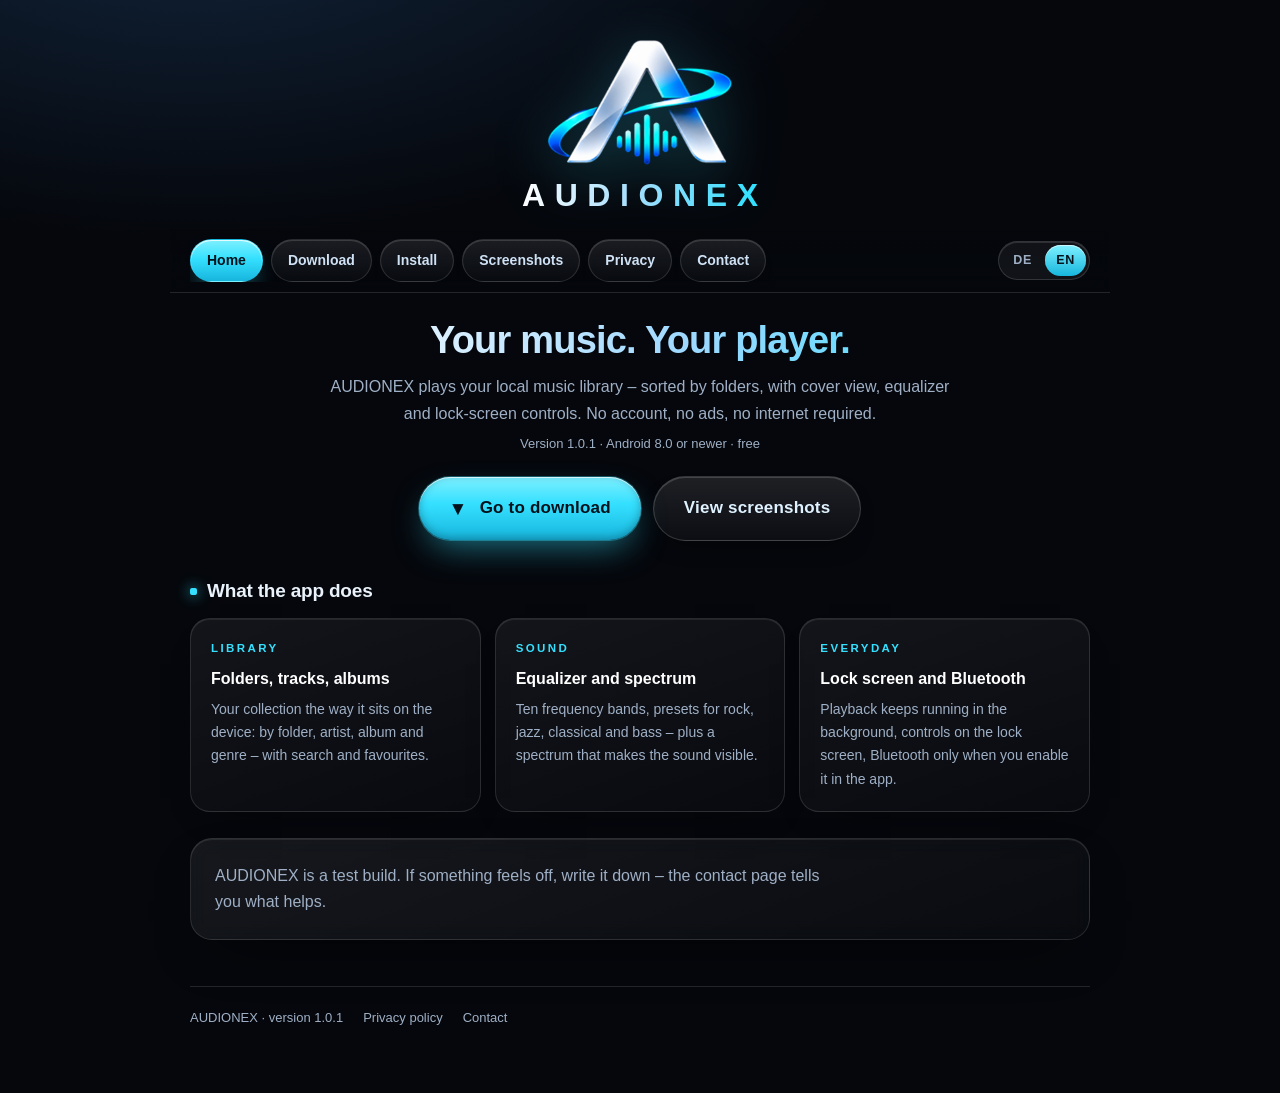
<file: index.html>
<!DOCTYPE html>
<html lang="de" data-title-de="AUDIONEX – Hi-Res-Player für Android" data-title-en="AUDIONEX – hi-res player for Android">
<head>
<meta charset="utf-8">
<meta name="viewport" content="width=device-width, initial-scale=1">
<title>AUDIONEX – Hi-Res-Player für Android</title>
<meta name="description" content="AUDIONEX: Hi-Res-Audio-Player für Android mit Bibliothek, Equalizer, Favoriten und Wiedergabe im Sperrbildschirm.">
<link rel="icon" href="logo-mark.png" type="image/png">
<link rel="stylesheet" href="style.css">
</head>
<body>
<main>
  <header class="site-header">
    <a href="index.html"><img class="logo" src="logo-mark.png" alt="AUDIONEX Logo" width="560" height="380"></a>
    <a href="index.html" class="wordmark">AUDIONEX</a>
  </header>

  <div class="nav-wrap">
    <nav class="nav" aria-label="Navigation">
      <a href="index.html" aria-current="page" data-de="Start" data-en="Home">Start</a>
      <a href="download.html" data-de="Download" data-en="Download">Download</a>
      <a href="installieren.html" data-de="Installieren" data-en="Install">Installieren</a>
      <a href="screenshots.html" data-de="Screenshots" data-en="Screenshots">Screenshots</a>
      <a href="datenschutz.html" data-de="Datenschutz" data-en="Privacy">Datenschutz</a>
      <a href="kontakt.html" data-de="Kontakt" data-en="Contact">Kontakt</a>
    </nav>
    <div class="lang" role="group" aria-label="Sprache / Language">
      <button type="button" data-lang="de" class="active">DE</button>
      <button type="button" data-lang="en">EN</button>
    </div>
  </div>

  <section class="hero">
    <h1 data-de="Deine Musik. Dein Player." data-en="Your music. Your player.">Deine Musik. Dein Player.</h1>
    <p class="lead"
       data-de="AUDIONEX spielt deine lokale Musiksammlung ab – nach Ordnern sortiert, mit Cover-Ansicht, Equalizer und Wiedergabetasten auf dem Sperrbildschirm. Kein Konto, keine Werbung, kein Internet nötig."
       data-en="AUDIONEX plays your local music library – sorted by folders, with cover view, equalizer and lock-screen controls. No account, no ads, no internet required.">
      AUDIONEX spielt deine lokale Musiksammlung ab – nach Ordnern sortiert, mit Cover-Ansicht,
      Equalizer und Wiedergabetasten auf dem Sperrbildschirm. Kein Konto, keine Werbung, kein
      Internet nötig.
    </p>
    <div class="stand" data-de="Version 1.0.1 · Android 8.0 oder neuer · kostenlos" data-en="Version 1.0.1 · Android 8.0 or newer · free">Version 1.0.1 · Android 8.0 oder neuer · kostenlos</div>
  </section>

  <div class="actions" style="margin: 22px 0 6px;">
    <a class="btn" href="download.html">
      <span class="ico">▼</span>
      <span data-de="Zum Download" data-en="Go to download">Zum Download</span>
    </a>
    <a class="btn secondary" href="screenshots.html">
      <span data-de="Screenshots ansehen" data-en="View screenshots">Screenshots ansehen</span>
    </a>
  </div>

  <h2 data-de="Was die App kann" data-en="What the app does">Was die App kann</h2>
  <div class="cards">
    <a class="card" href="screenshots.html">
      <div class="kicker" data-de="Bibliothek" data-en="Library">Bibliothek</div>
      <h3 data-de="Ordner, Titel, Alben" data-en="Folders, tracks, albums">Ordner, Titel, Alben</h3>
      <p data-de="Deine Sammlung so, wie sie auf dem Gerät liegt: nach Ordnern, Künstlern, Alben und Genres – mit Suche und Favoriten."
         data-en="Your collection the way it sits on the device: by folder, artist, album and genre – with search and favourites.">
        Deine Sammlung so, wie sie auf dem Gerät liegt: nach Ordnern, Künstlern, Alben und
        Genres – mit Suche und Favoriten.
      </p>
    </a>
    <a class="card" href="screenshots.html">
      <div class="kicker" data-de="Klang" data-en="Sound">Klang</div>
      <h3 data-de="Equalizer und Spektrum" data-en="Equalizer and spectrum">Equalizer und Spektrum</h3>
      <p data-de="Zehn Frequenzbänder, Presets für Rock, Jazz, Klassik und Bass – dazu ein Spektrum, das den Klang sichtbar macht."
         data-en="Ten frequency bands, presets for rock, jazz, classical and bass – plus a spectrum that makes the sound visible.">
        Zehn Frequenzbänder, Presets für Rock, Jazz, Klassik und Bass – dazu ein Spektrum, das
        den Klang sichtbar macht.
      </p>
    </a>
    <a class="card" href="installieren.html">
      <div class="kicker" data-de="Alltag" data-en="Everyday">Alltag</div>
      <h3 data-de="Sperrbildschirm und Bluetooth" data-en="Lock screen and Bluetooth">Sperrbildschirm und Bluetooth</h3>
      <p data-de="Wiedergabe läuft im Hintergrund weiter, Tasten auf dem Sperrbildschirm, Bluetooth nur dann, wenn du es in der App einschaltest."
         data-en="Playback keeps running in the background, controls on the lock screen, Bluetooth only when you enable it in the app.">
        Wiedergabe läuft im Hintergrund weiter, Tasten auf dem Sperrbildschirm, Bluetooth nur
        dann, wenn du es in der App einschaltest.
      </p>
    </a>
  </div>

  <div class="panel" style="margin-top: 26px;">
    <p class="lead" style="margin: 0;"
       data-de="AUDIONEX ist eine Testversion. Wenn dir etwas auffällt, das unrund läuft, schreib es auf – die Kontaktseite sagt dir, was hilft."
       data-en="AUDIONEX is a test build. If something feels off, write it down – the contact page tells you what helps.">
      AUDIONEX ist eine Testversion. Wenn dir etwas auffällt, das unrund läuft, schreib es auf –
      die Kontaktseite sagt dir, was hilft.
    </p>
  </div>

  <footer>
    <span data-de="AUDIONEX · Version 1.0.1" data-en="AUDIONEX · version 1.0.1">AUDIONEX · Version 1.0.1</span>
    <a href="datenschutz.html" data-de="Datenschutzerklärung" data-en="Privacy policy">Datenschutzerklärung</a>
    <a href="kontakt.html" data-de="Kontakt" data-en="Contact">Kontakt</a>
  </footer>
</main>
<script src="site.js"></script>
</body>
</html>
</file>
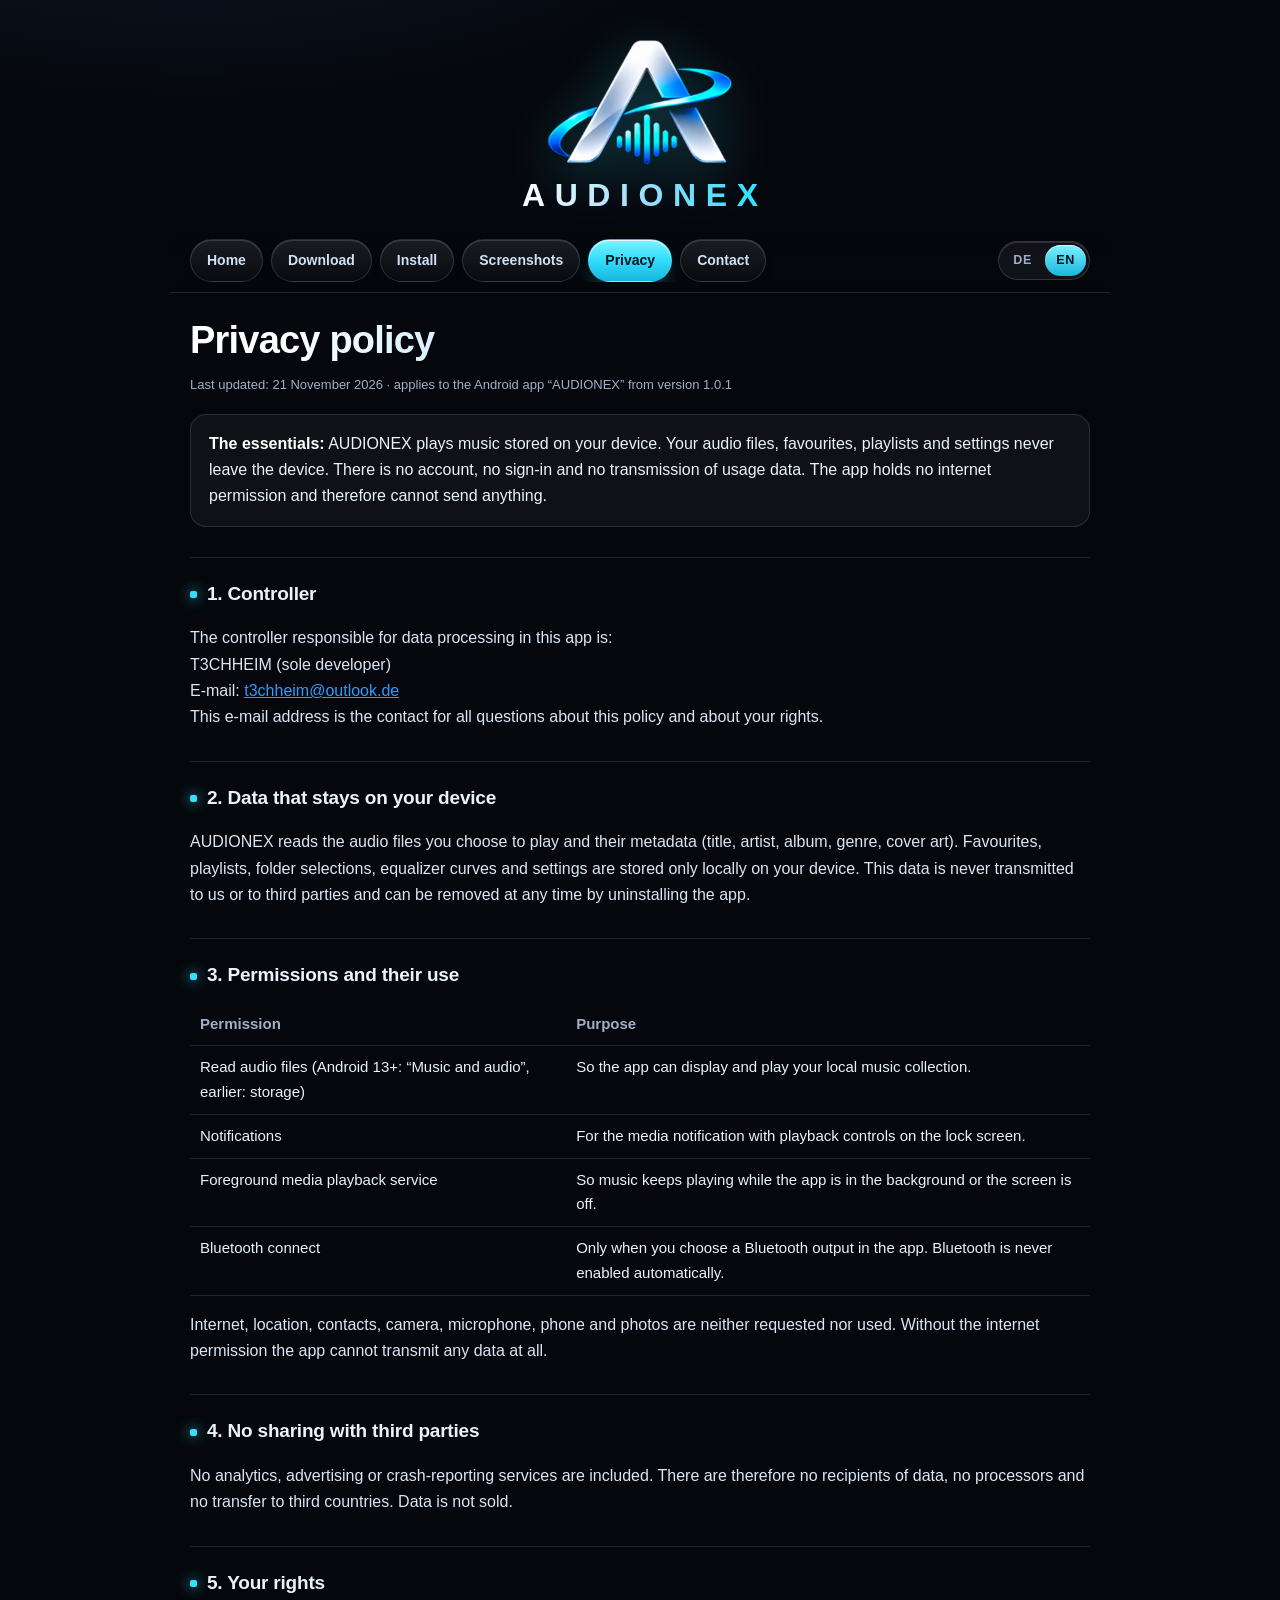
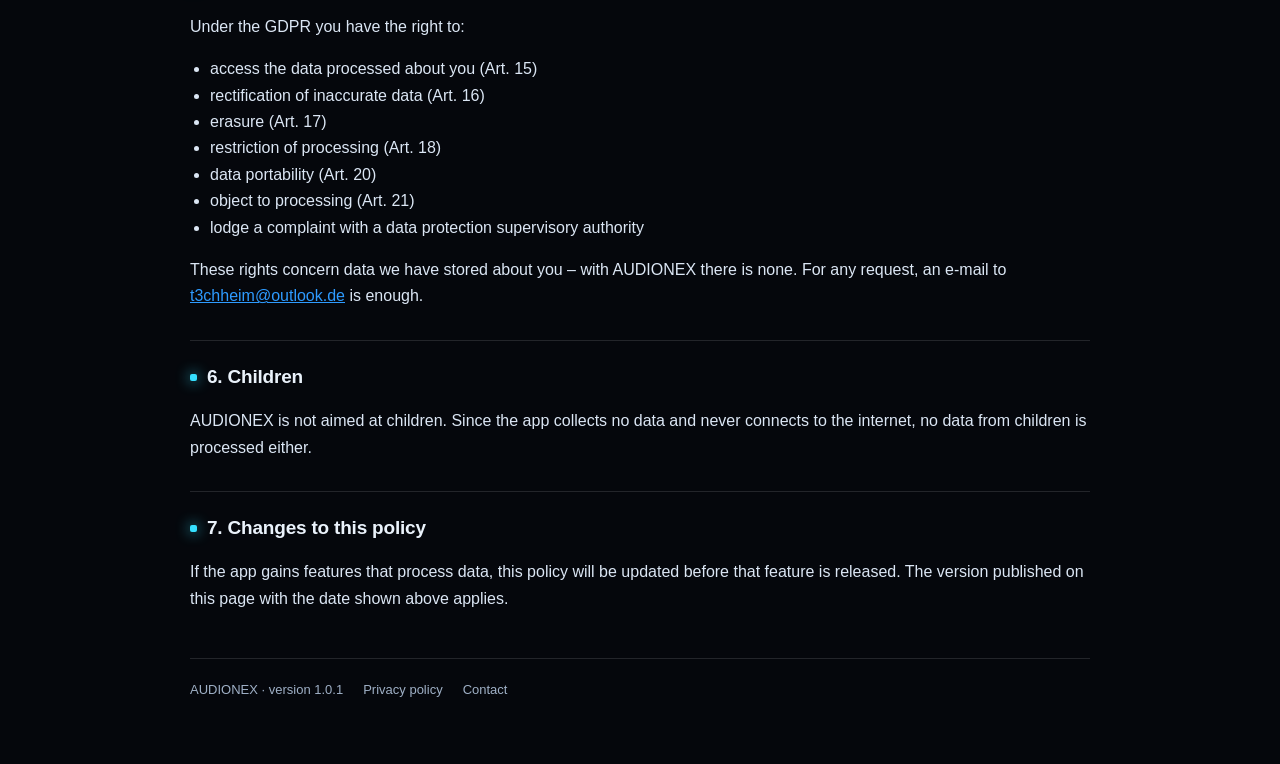
<file: datenschutz.html>
<!DOCTYPE html>
<html lang="de" data-title-de="Datenschutzerklärung – AUDIONEX" data-title-en="Privacy policy – AUDIONEX">
<head>
<meta charset="utf-8">
<meta name="viewport" content="width=device-width, initial-scale=1">
<title>Datenschutzerklärung – AUDIONEX</title>
<meta name="description" content="Datenschutzerklärung der Android-App AUDIONEX: Musikwiedergabe ausschließlich lokal, kein Konto, keine Übertragung von Daten.">
<link rel="icon" href="logo-mark.png" type="image/png">
<link rel="stylesheet" href="style.css">
</head>
<body>
<main>
  <header class="site-header">
    <a href="index.html"><img class="logo" src="logo-mark.png" alt="AUDIONEX Logo" width="560" height="380"></a>
    <a href="index.html" class="wordmark">AUDIONEX</a>
  </header>

  <div class="nav-wrap">
    <nav class="nav" aria-label="Navigation">
      <a href="index.html" data-de="Start" data-en="Home">Start</a>
      <a href="download.html" data-de="Download" data-en="Download">Download</a>
      <a href="installieren.html" data-de="Installieren" data-en="Install">Installieren</a>
      <a href="screenshots.html" data-de="Screenshots" data-en="Screenshots">Screenshots</a>
      <a href="datenschutz.html" aria-current="page" data-de="Datenschutz" data-en="Privacy">Datenschutz</a>
      <a href="kontakt.html" data-de="Kontakt" data-en="Contact">Kontakt</a>
    </nav>
    <div class="lang" role="group" aria-label="Sprache / Language">
      <button type="button" data-lang="de" class="active">DE</button>
      <button type="button" data-lang="en">EN</button>
    </div>
  </div>

  <h1 data-de="Datenschutzerklärung" data-en="Privacy policy">Datenschutzerklärung</h1>
  <div class="stand"
       data-de="Stand: 21. November 2026 · gilt für die Android-App „AUDIONEX“ ab Version 1.0.1"
       data-en="Last updated: 21 November 2026 · applies to the Android app “AUDIONEX” from version 1.0.1">
    Stand: 21. November 2026 · gilt für die Android-App „AUDIONEX“ ab Version 1.0.1
  </div>

  <!-- ================= Deutsch ================= -->
  <div class="prose" data-lang-block="de">
    <div class="box">
      <strong>Das Wichtigste in Kürze:</strong> AUDIONEX spielt Musik ab, die auf deinem Gerät liegt.
      Deine Musikdateien, Favoriten, Playlists und Einstellungen verlassen das Gerät nicht.
      Es gibt kein Konto, keine Anmeldung und keine Übertragung von Nutzungsdaten. Die App besitzt
      keine Internet-Berechtigung und kann deshalb gar nichts senden.
    </div>

    <h2>1. Verantwortlicher</h2>
    <p>
      Verantwortlich für die Datenverarbeitung in dieser App ist:<br>
      T3CHHEIM (Einzelentwickler)<br>
      E-Mail: <a href="mailto:t3chheim@outlook.de">t3chheim@outlook.de</a><br>
      Kontakt für alle Fragen zu dieser Erklärung und zu deinen Rechten ist diese E-Mail-Adresse.
    </p>

    <h2>2. Welche Daten auf deinem Gerät bleiben</h2>
    <p>
      AUDIONEX liest die Audiodateien, die du zum Abspielen auswählst, sowie die dazugehörigen
      Metadaten (Titel, Künstler, Album, Genre, Cover). Favoriten, Playlists, Ordnermarkierungen,
      Equalizer-Kurven und Einstellungen werden ausschließlich lokal auf deinem Gerät gespeichert.
      Diese Daten werden nicht an uns oder an Dritte übertragen und können jederzeit durch Löschen
      der App entfernt werden.
    </p>

    <h2>3. Berechtigungen und ihre Verwendung</h2>
    <table>
      <tr><th>Berechtigung</th><th>Wofür</th></tr>
      <tr>
        <td>Audiodateien lesen (Android 13+: „Musik und Audio“, davor: Speicher)</td>
        <td>Damit die App deine lokale Musiksammlung anzeigen und abspielen kann.</td>
      </tr>
      <tr>
        <td>Benachrichtigungen</td>
        <td>Für die Medien-Benachrichtigung mit den Wiedergabetasten auf dem Sperrbildschirm.</td>
      </tr>
      <tr>
        <td>Vordergrunddienst für Medienwiedergabe</td>
        <td>Damit die Musik weiterläuft, wenn die App im Hintergrund oder das Display aus ist.</td>
      </tr>
      <tr>
        <td>Bluetooth verbinden</td>
        <td>Nur wenn du in der App eine Bluetooth-Ausgabe auswählst. Bluetooth wird nicht automatisch aktiviert.</td>
      </tr>
    </table>
    <p>
      Internet, Standort, Kontakte, Kamera, Mikrofon, Telefon oder Fotos werden nicht angefragt und
      nicht genutzt. Ohne Internet-Berechtigung kann die App technisch keine Daten übertragen.
    </p>

    <h2>4. Keine Weitergabe an Dritte</h2>
    <p>
      Es sind keine Analyse-, Werbe- oder Absturzbericht-Dienste eingebunden. Es gibt daher keine
      Empfänger von Daten, keine Auftragsverarbeiter und keine Übermittlung in Drittländer.
      Daten werden nicht verkauft.
    </p>

    <h2>5. Deine Rechte</h2>
    <p>Du hast nach der DSGVO das Recht auf:</p>
    <ul>
      <li>Auskunft über die zu dir verarbeiteten Daten (Art. 15)</li>
      <li>Berichtigung unrichtiger Daten (Art. 16)</li>
      <li>Löschung (Art. 17)</li>
      <li>Einschränkung der Verarbeitung (Art. 18)</li>
      <li>Datenübertragbarkeit (Art. 20)</li>
      <li>Widerspruch gegen die Verarbeitung (Art. 21)</li>
      <li>Beschwerde bei einer Datenschutz-Aufsichtsbehörde deines Bundeslandes</li>
    </ul>
    <p>
      Diese Rechte betreffen Daten, die wir über dich gespeichert haben – bei AUDIONEX sind das
      keine. Für alle Anfragen genügt eine E-Mail an
      <a href="mailto:t3chheim@outlook.de">t3chheim@outlook.de</a>.
    </p>

    <h2>6. Kinder</h2>
    <p>
      AUDIONEX richtet sich nicht gezielt an Kinder. Da die App keine Daten erhebt und keine
      Verbindung zum Internet aufbaut, werden auch keine Daten von Kindern verarbeitet.
    </p>

    <h2>7. Änderungen dieser Erklärung</h2>
    <p>
      Wird die App um Funktionen erweitert, die Daten verarbeiten, wird diese Erklärung vor der
      Veröffentlichung dieser Funktion angepasst. Es gilt jeweils die auf dieser Seite
      veröffentlichte Fassung mit dem oben genannten Stand.
    </p>
  </div>

  <!-- ================= English ================= -->
  <div class="prose" data-lang-block="en">
    <div class="box">
      <strong>The essentials:</strong> AUDIONEX plays music stored on your device. Your audio files,
      favourites, playlists and settings never leave the device. There is no account, no sign-in
      and no transmission of usage data. The app holds no internet permission and therefore cannot
      send anything.
    </div>

    <h2>1. Controller</h2>
    <p>
      The controller responsible for data processing in this app is:<br>
      T3CHHEIM (sole developer)<br>
      E-mail: <a href="mailto:t3chheim@outlook.de">t3chheim@outlook.de</a><br>
      This e-mail address is the contact for all questions about this policy and about your rights.
    </p>

    <h2>2. Data that stays on your device</h2>
    <p>
      AUDIONEX reads the audio files you choose to play and their metadata (title, artist, album,
      genre, cover art). Favourites, playlists, folder selections, equalizer curves and settings are
      stored only locally on your device. This data is never transmitted to us or to third parties
      and can be removed at any time by uninstalling the app.
    </p>

    <h2>3. Permissions and their use</h2>
    <table>
      <tr><th>Permission</th><th>Purpose</th></tr>
      <tr>
        <td>Read audio files (Android 13+: “Music and audio”, earlier: storage)</td>
        <td>So the app can display and play your local music collection.</td>
      </tr>
      <tr>
        <td>Notifications</td>
        <td>For the media notification with playback controls on the lock screen.</td>
      </tr>
      <tr>
        <td>Foreground media playback service</td>
        <td>So music keeps playing while the app is in the background or the screen is off.</td>
      </tr>
      <tr>
        <td>Bluetooth connect</td>
        <td>Only when you choose a Bluetooth output in the app. Bluetooth is never enabled automatically.</td>
      </tr>
    </table>
    <p>
      Internet, location, contacts, camera, microphone, phone and photos are neither requested nor
      used. Without the internet permission the app cannot transmit any data at all.
    </p>

    <h2>4. No sharing with third parties</h2>
    <p>
      No analytics, advertising or crash-reporting services are included. There are therefore no
      recipients of data, no processors and no transfer to third countries. Data is not sold.
    </p>

    <h2>5. Your rights</h2>
    <p>Under the GDPR you have the right to:</p>
    <ul>
      <li>access the data processed about you (Art. 15)</li>
      <li>rectification of inaccurate data (Art. 16)</li>
      <li>erasure (Art. 17)</li>
      <li>restriction of processing (Art. 18)</li>
      <li>data portability (Art. 20)</li>
      <li>object to processing (Art. 21)</li>
      <li>lodge a complaint with a data protection supervisory authority</li>
    </ul>
    <p>
      These rights concern data we have stored about you – with AUDIONEX there is none. For any
      request, an e-mail to <a href="mailto:t3chheim@outlook.de">t3chheim@outlook.de</a> is enough.
    </p>

    <h2>6. Children</h2>
    <p>
      AUDIONEX is not aimed at children. Since the app collects no data and never connects to the
      internet, no data from children is processed either.
    </p>

    <h2>7. Changes to this policy</h2>
    <p>
      If the app gains features that process data, this policy will be updated before that feature
      is released. The version published on this page with the date shown above applies.
    </p>
  </div>

  <footer>
    <span data-de="AUDIONEX · Version 1.0.1" data-en="AUDIONEX · version 1.0.1">AUDIONEX · Version 1.0.1</span>
    <a href="datenschutz.html" data-de="Datenschutzerklärung" data-en="Privacy policy">Datenschutzerklärung</a>
    <a href="kontakt.html" data-de="Kontakt" data-en="Contact">Kontakt</a>
  </footer>
</main>
<script src="site.js"></script>
</body>
</html>
</file>
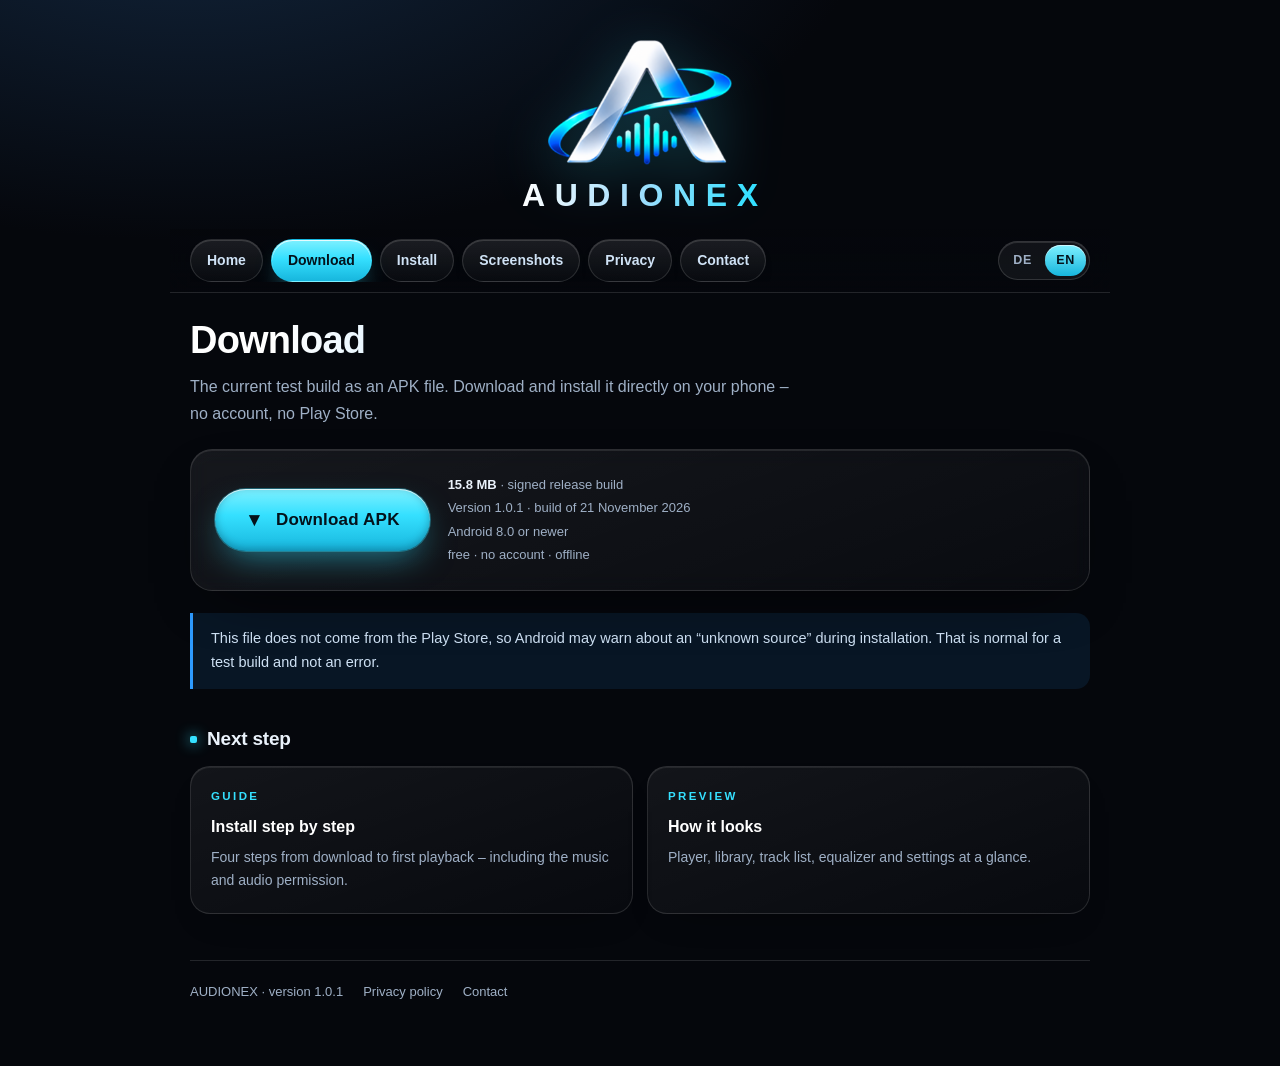
<file: download.html>
<!DOCTYPE html>
<html lang="de" data-title-de="AUDIONEX – Download" data-title-en="AUDIONEX – download">
<head>
<meta charset="utf-8">
<meta name="viewport" content="width=device-width, initial-scale=1">
<title>AUDIONEX – Download</title>
<meta name="description" content="AUDIONEX als APK herunterladen: 16,7 MB, Android 8.0 oder neuer, kostenlos.">
<link rel="icon" href="logo-mark.png" type="image/png">
<link rel="stylesheet" href="style.css">
</head>
<body>
<main>
  <header class="site-header">
    <a href="index.html"><img class="logo" src="logo-mark.png" alt="AUDIONEX Logo" width="560" height="380"></a>
    <a href="index.html" class="wordmark">AUDIONEX</a>
  </header>

  <div class="nav-wrap">
    <nav class="nav" aria-label="Navigation">
      <a href="index.html" data-de="Start" data-en="Home">Start</a>
      <a href="download.html" aria-current="page" data-de="Download" data-en="Download">Download</a>
      <a href="installieren.html" data-de="Installieren" data-en="Install">Installieren</a>
      <a href="screenshots.html" data-de="Screenshots" data-en="Screenshots">Screenshots</a>
      <a href="datenschutz.html" data-de="Datenschutz" data-en="Privacy">Datenschutz</a>
      <a href="kontakt.html" data-de="Kontakt" data-en="Contact">Kontakt</a>
    </nav>
    <div class="lang" role="group" aria-label="Sprache / Language">
      <button type="button" data-lang="de" class="active">DE</button>
      <button type="button" data-lang="en">EN</button>
    </div>
  </div>

  <h1 data-de="Download" data-en="Download">Download</h1>
  <p class="lead"
     data-de="Die aktuelle Testversion als APK-Datei. Direkt auf dem Handy herunterladen und installieren – ohne Konto, ohne Play Store."
     data-en="The current test build as an APK file. Download and install it directly on your phone – no account, no Play Store.">
    Die aktuelle Testversion als APK-Datei. Direkt auf dem Handy herunterladen und installieren –
    ohne Konto, ohne Play Store.
  </p>

  <div class="panel download">
    <a class="btn" href="AUDIONEX-1.0.1-release.apk" download>
      <span class="ico">▼</span>
      <span data-de="APK herunterladen" data-en="Download APK">APK herunterladen</span>
    </a>
    <div class="meta">
      <span data-de="<b>15,8 MB</b> · signierter Release-Build" data-en="<b>15.8 MB</b> · signed release build"><b>15,8 MB</b> · signierter Release-Build</span>
      <span data-de="Version 1.0.1 · Build vom 21. November 2026" data-en="Version 1.0.1 · build of 21 November 2026">Version 1.0.1 · Build vom 21. November 2026</span>
      <span data-de="Android 8.0 oder neuer" data-en="Android 8.0 or newer">Android 8.0 oder neuer</span>
      <span data-de="kostenlos · ohne Konto · offline" data-en="free · no account · offline">kostenlos · ohne Konto · offline</span>
    </div>
  </div>

  <div class="warn"
       data-de="Diese Datei stammt nicht aus dem Play Store. Android zeigt beim Installieren deshalb möglicherweise einen Hinweis auf eine „unbekannte Quelle“ – das ist bei einer Testversion normal und kein Fehler."
       data-en="This file does not come from the Play Store, so Android may warn about an “unknown source” during installation. That is normal for a test build and not an error.">
    Diese Datei stammt nicht aus dem Play Store. Android zeigt beim Installieren deshalb
    möglicherweise einen Hinweis auf eine „unbekannte Quelle“ – das ist bei einer Testversion
    normal und kein Fehler.
  </div>

  <h2 data-de="Weiter geht es hier" data-en="Next step">Weiter geht es hier</h2>
  <div class="cards">
    <a class="card" href="installieren.html">
      <div class="kicker" data-de="Anleitung" data-en="Guide">Anleitung</div>
      <h3 data-de="Schritt für Schritt installieren" data-en="Install step by step">Schritt für Schritt installieren</h3>
      <p data-de="Vier Schritte vom Download bis zur ersten Wiedergabe – inklusive der Freigabe für Musik und Audio."
         data-en="Four steps from download to first playback – including the music and audio permission.">
        Vier Schritte vom Download bis zur ersten Wiedergabe – inklusive der Freigabe für Musik
        und Audio.
      </p>
    </a>
    <a class="card" href="screenshots.html">
      <div class="kicker" data-de="Vorschau" data-en="Preview">Vorschau</div>
      <h3 data-de="So sieht sie aus" data-en="How it looks">So sieht sie aus</h3>
      <p data-de="Player, Bibliothek, Titel-Liste, Equalizer und Einstellungen im Überblick."
         data-en="Player, library, track list, equalizer and settings at a glance.">
        Player, Bibliothek, Titel-Liste, Equalizer und Einstellungen im Überblick.
      </p>
    </a>
  </div>

  <footer>
    <span data-de="AUDIONEX · Version 1.0.1" data-en="AUDIONEX · version 1.0.1">AUDIONEX · Version 1.0.1</span>
    <a href="datenschutz.html" data-de="Datenschutzerklärung" data-en="Privacy policy">Datenschutzerklärung</a>
    <a href="kontakt.html" data-de="Kontakt" data-en="Contact">Kontakt</a>
  </footer>
</main>
<script src="site.js"></script>
</body>
</html>
</file>
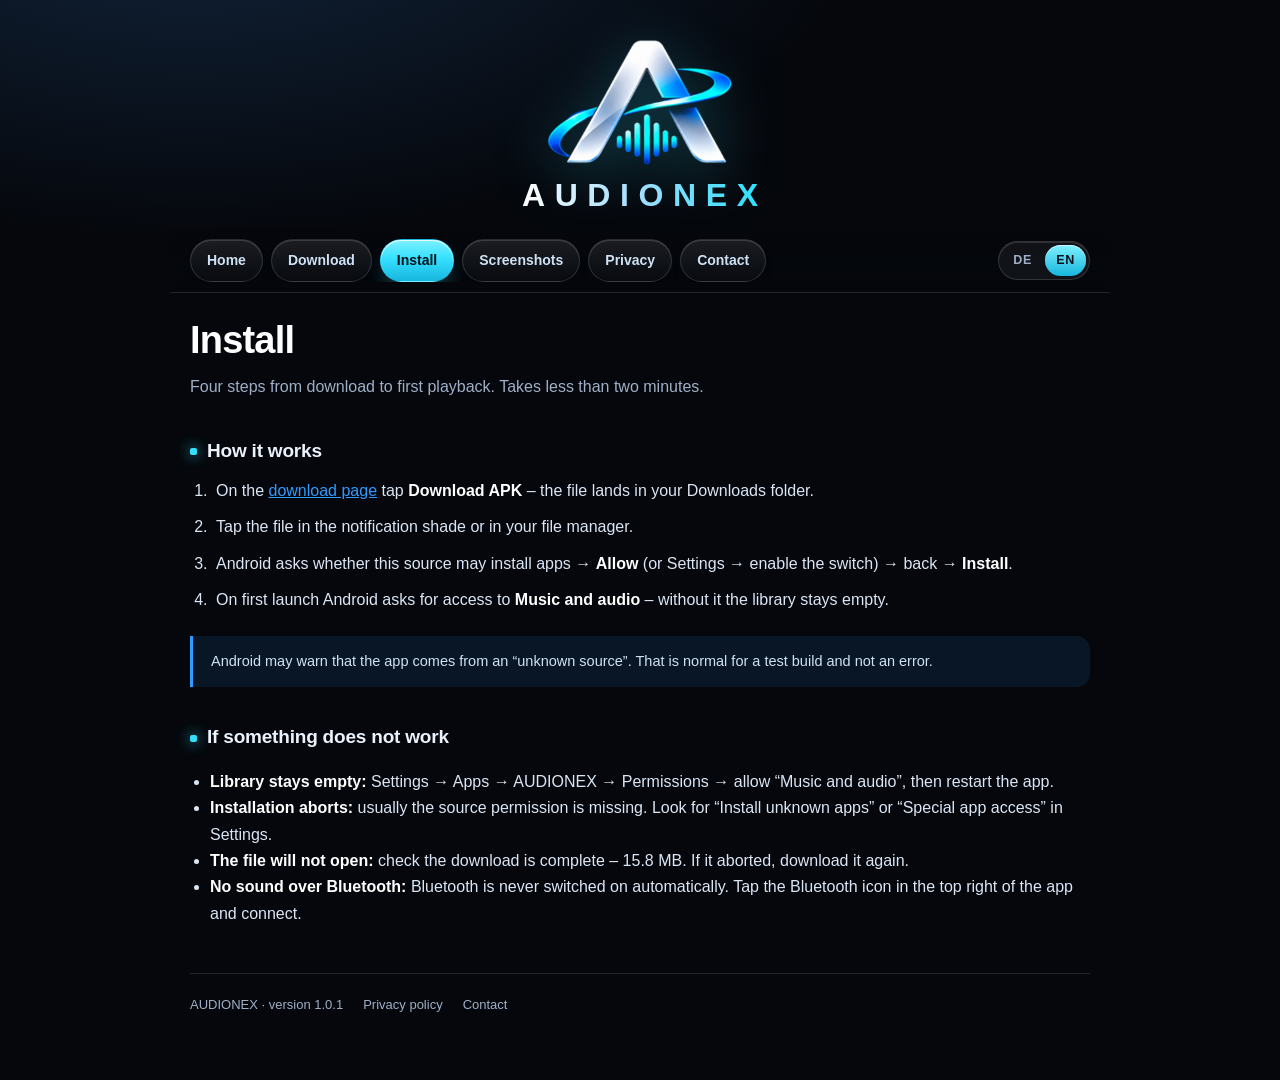
<file: installieren.html>
<!DOCTYPE html>
<html lang="de" data-title-de="AUDIONEX – Installieren" data-title-en="AUDIONEX – install">
<head>
<meta charset="utf-8">
<meta name="viewport" content="width=device-width, initial-scale=1">
<title>AUDIONEX – Installieren</title>
<meta name="description" content="So installierst du AUDIONEX auf deinem Android-Handy: APK herunterladen, unbekannte Quelle zulassen, Musikzugriff freigeben.">
<link rel="icon" href="logo-mark.png" type="image/png">
<link rel="stylesheet" href="style.css">
</head>
<body>
<main>
  <header class="site-header">
    <a href="index.html"><img class="logo" src="logo-mark.png" alt="AUDIONEX Logo" width="560" height="380"></a>
    <a href="index.html" class="wordmark">AUDIONEX</a>
  </header>

  <div class="nav-wrap">
    <nav class="nav" aria-label="Navigation">
      <a href="index.html" data-de="Start" data-en="Home">Start</a>
      <a href="download.html" data-de="Download" data-en="Download">Download</a>
      <a href="installieren.html" aria-current="page" data-de="Installieren" data-en="Install">Installieren</a>
      <a href="screenshots.html" data-de="Screenshots" data-en="Screenshots">Screenshots</a>
      <a href="datenschutz.html" data-de="Datenschutz" data-en="Privacy">Datenschutz</a>
      <a href="kontakt.html" data-de="Kontakt" data-en="Contact">Kontakt</a>
    </nav>
    <div class="lang" role="group" aria-label="Sprache / Language">
      <button type="button" data-lang="de" class="active">DE</button>
      <button type="button" data-lang="en">EN</button>
    </div>
  </div>

  <h1 data-de="Installieren" data-en="Install">Installieren</h1>
  <p class="lead"
     data-de="Vier Schritte vom Download bis zur ersten Wiedergabe. Dauert keine zwei Minuten."
     data-en="Four steps from download to first playback. Takes less than two minutes.">
    Vier Schritte vom Download bis zur ersten Wiedergabe. Dauert keine zwei Minuten.
  </p>

  <h2 data-de="So geht es" data-en="How it works">So geht es</h2>
  <ol>
    <li data-de="Auf der <a href='download.html'>Download-Seite</a> den Button <strong>APK herunterladen</strong> antippen – die Datei landet in deinem Ordner „Downloads“."
        data-en="On the <a href='download.html'>download page</a> tap <strong>Download APK</strong> – the file lands in your Downloads folder.">
      Auf der <a href="download.html">Download-Seite</a> den Button <strong>APK herunterladen</strong>
      antippen – die Datei landet in deinem Ordner „Downloads“.
    </li>
    <li data-de="Die Datei in der Benachrichtigungsleiste oder in der Dateien-App antippen."
        data-en="Tap the file in the notification shade or in your file manager.">
      Die Datei in der Benachrichtigungsleiste oder in der Dateien-App antippen.
    </li>
    <li data-de="Android fragt, ob die App aus dieser Quelle installiert werden darf → <strong>„Zulassen“</strong> bzw. „Einstellungen“ → Schalter aktivieren → zurück → <strong>„Installieren“</strong>."
        data-en="Android asks whether this source may install apps → <strong>Allow</strong> (or Settings → enable the switch) → back → <strong>Install</strong>.">
      Android fragt, ob die App aus dieser Quelle installiert werden darf →
      <strong>„Zulassen“</strong> bzw. „Einstellungen“ → Schalter aktivieren → zurück →
      <strong>„Installieren“</strong>.
    </li>
    <li data-de="Beim ersten Start fragt Android nach Zugriff auf <strong>Musik und Audio</strong> – ohne diese Freigabe bleibt die Bibliothek leer."
        data-en="On first launch Android asks for access to <strong>Music and audio</strong> – without it the library stays empty.">
      Beim ersten Start fragt Android nach Zugriff auf <strong>Musik und Audio</strong> – ohne
      diese Freigabe bleibt die Bibliothek leer.
    </li>
  </ol>

  <div class="warn"
       data-de="Möglicherweise zeigt Android einen Hinweis wie „Zum Schutz deines Geräts …“ oder „App aus unbekannter Quelle“. Das ist bei einer Testversion normal und kein Fehler."
       data-en="Android may warn that the app comes from an “unknown source”. That is normal for a test build and not an error.">
    Möglicherweise zeigt Android einen Hinweis wie „Zum Schutz deines Geräts …“ oder „App aus
    unbekannter Quelle“. Das ist bei einer Testversion normal und kein Fehler.
  </div>

  <h2 data-de="Wenn etwas nicht klappt" data-en="If something does not work">Wenn etwas nicht klappt</h2>
  <ul>
    <li data-de="<strong>Bibliothek bleibt leer:</strong> Einstellungen → Apps → AUDIONEX → Berechtigungen → „Musik und Audio“ erlauben, dann App neu starten."
        data-en="<strong>Library stays empty:</strong> Settings → Apps → AUDIONEX → Permissions → allow “Music and audio”, then restart the app.">
      <strong>Bibliothek bleibt leer:</strong> Einstellungen → Apps → AUDIONEX → Berechtigungen
      → „Musik und Audio“ erlauben, dann App neu starten.
    </li>
    <li data-de="<strong>Installation wird abgebrochen:</strong> meist fehlt die Freigabe für die Quelle. In den Einstellungen nach „Unbekannte Apps installieren“ oder „Spezieller App-Zugriff“ suchen."
        data-en="<strong>Installation aborts:</strong> usually the source permission is missing. Look for “Install unknown apps” or “Special app access” in Settings.">
      <strong>Installation wird abgebrochen:</strong> meist fehlt die Freigabe für die Quelle.
      In den Einstellungen nach „Unbekannte Apps installieren“ oder „Spezieller App-Zugriff“
      suchen.
    </li>
    <li data-de="<strong>Datei lässt sich nicht öffnen:</strong> prüfen, ob der Download vollständig ist – 15,8 MB. Bei Abbruch einfach erneut herunterladen."
        data-en="<strong>The file will not open:</strong> check the download is complete – 15.8 MB. If it aborted, download it again.">
      <strong>Datei lässt sich nicht öffnen:</strong> prüfen, ob der Download vollständig ist –
      15,8 MB. Bei Abbruch einfach erneut herunterladen.
    </li>
    <li data-de="<strong>Kein Ton über Bluetooth:</strong> Bluetooth wird nie automatisch eingeschaltet. In der App oben rechts auf das Bluetooth-Symbol tippen und verbinden."
        data-en="<strong>No sound over Bluetooth:</strong> Bluetooth is never switched on automatically. Tap the Bluetooth icon in the top right of the app and connect.">
      <strong>Kein Ton über Bluetooth:</strong> Bluetooth wird nie automatisch eingeschaltet.
      In der App oben rechts auf das Bluetooth-Symbol tippen und verbinden.
    </li>
  </ul>

  <footer>
    <span data-de="AUDIONEX · Version 1.0.1" data-en="AUDIONEX · version 1.0.1">AUDIONEX · Version 1.0.1</span>
    <a href="datenschutz.html" data-de="Datenschutzerklärung" data-en="Privacy policy">Datenschutzerklärung</a>
    <a href="kontakt.html" data-de="Kontakt" data-en="Contact">Kontakt</a>
  </footer>
</main>
<script src="site.js"></script>
</body>
</html>
</file>
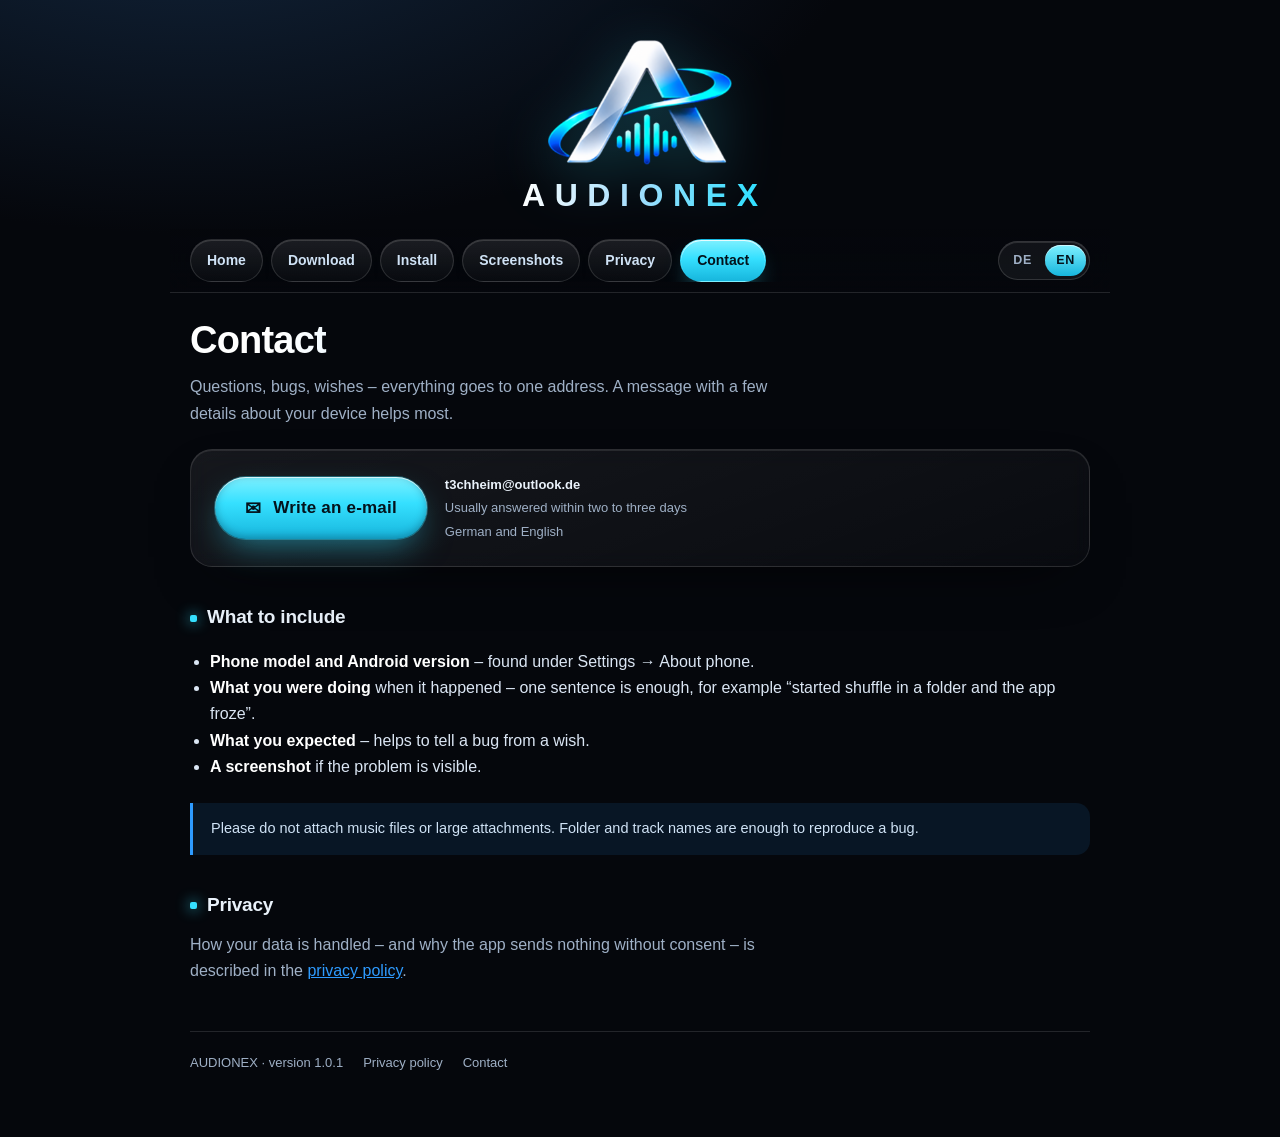
<file: kontakt.html>
<!DOCTYPE html>
<html lang="de" data-title-de="AUDIONEX – Kontakt" data-title-en="AUDIONEX – contact">
<head>
<meta charset="utf-8">
<meta name="viewport" content="width=device-width, initial-scale=1">
<title>AUDIONEX – Kontakt</title>
<meta name="description" content="Kontakt zu AUDIONEX: Fragen, Fehlerberichte und Feedback zur Android-App.">
<link rel="icon" href="logo-mark.png" type="image/png">
<link rel="stylesheet" href="style.css">
</head>
<body>
<main>
  <header class="site-header">
    <a href="index.html"><img class="logo" src="logo-mark.png" alt="AUDIONEX Logo" width="560" height="380"></a>
    <a href="index.html" class="wordmark">AUDIONEX</a>
  </header>

  <div class="nav-wrap">
    <nav class="nav" aria-label="Navigation">
      <a href="index.html" data-de="Start" data-en="Home">Start</a>
      <a href="download.html" data-de="Download" data-en="Download">Download</a>
      <a href="installieren.html" data-de="Installieren" data-en="Install">Installieren</a>
      <a href="screenshots.html" data-de="Screenshots" data-en="Screenshots">Screenshots</a>
      <a href="datenschutz.html" data-de="Datenschutz" data-en="Privacy">Datenschutz</a>
      <a href="kontakt.html" aria-current="page" data-de="Kontakt" data-en="Contact">Kontakt</a>
    </nav>
    <div class="lang" role="group" aria-label="Sprache / Language">
      <button type="button" data-lang="de" class="active">DE</button>
      <button type="button" data-lang="en">EN</button>
    </div>
  </div>

  <h1 data-de="Kontakt" data-en="Contact">Kontakt</h1>
  <p class="lead"
     data-de="Fragen, Fehler, Wünsche – alles geht an eine Adresse. Am schnellsten hilft eine Nachricht mit ein paar Angaben zum Gerät."
     data-en="Questions, bugs, wishes – everything goes to one address. A message with a few details about your device helps most.">
    Fragen, Fehler, Wünsche – alles geht an eine Adresse. Am schnellsten hilft eine Nachricht mit
    ein paar Angaben zum Gerät.
  </p>

  <div class="panel" style="margin-top: 22px;">
    <div class="download">
      <a class="btn" href="mailto:t3chheim@outlook.de">
        <span class="ico">✉</span>
        <span data-de="E-Mail schreiben" data-en="Write an e-mail">E-Mail schreiben</span>
      </a>
      <div class="meta">
        <span><b>t3chheim@outlook.de</b></span>
        <span data-de="Antwort meist innerhalb von zwei bis drei Tagen"
              data-en="Usually answered within two to three days">Antwort meist innerhalb von zwei bis drei Tagen</span>
        <span data-de="Deutsch und Englisch" data-en="German and English">Deutsch und Englisch</span>
      </div>
    </div>
  </div>

  <h2 data-de="Was in die Nachricht gehört" data-en="What to include">Was in die Nachricht gehört</h2>
  <ul>
    <li data-de="<strong>Handymodell und Android-Version</strong> – zu finden unter Einstellungen → Über das Telefon."
        data-en="<strong>Phone model and Android version</strong> – found under Settings → About phone.">
      <strong>Handymodell und Android-Version</strong> – zu finden unter Einstellungen → Über das
      Telefon.
    </li>
    <li data-de="<strong>Was du gemacht hast</strong>, als es passierte – ein Satz genügt, zum Beispiel „Shuffle im Ordner gestartet, App ist stehen geblieben“."
        data-en="<strong>What you were doing</strong> when it happened – one sentence is enough, for example “started shuffle in a folder and the app froze”.">
      <strong>Was du gemacht hast</strong>, als es passierte – ein Satz genügt, zum Beispiel
      „Shuffle im Ordner gestartet, App ist stehen geblieben“.
    </li>
    <li data-de="<strong>Was du erwartet hättest</strong> – hilft, zwischen Fehler und Wunsch zu unterscheiden."
        data-en="<strong>What you expected</strong> – helps to tell a bug from a wish.">
      <strong>Was du erwartet hättest</strong> – hilft, zwischen Fehler und Wunsch zu
      unterscheiden.
    </li>
    <li data-de="<strong>Ein Screenshot</strong>, wenn es etwas Sichtbares ist." data-en="<strong>A screenshot</strong> if the problem is visible.">
      <strong>Ein Screenshot</strong>, wenn es etwas Sichtbares ist.
    </li>
  </ul>

  <div class="warn"
       data-de="Bitte keine Musiktitel oder großen Dateien mitschicken. Namen von Ordnern und Titeln sind völlig ausreichend, um einen Fehler nachzuvollziehen."
       data-en="Please do not attach music files or large attachments. Folder and track names are enough to reproduce a bug.">
    Bitte keine Musiktitel oder großen Dateien mitschicken. Namen von Ordnern und Titeln sind
    völlig ausreichend, um einen Fehler nachzuvollziehen.
  </div>

  <h2 data-de="Datenschutz" data-en="Privacy">Datenschutz</h2>
  <p class="lead"
     data-de="Wie mit deinen Daten umgegangen wird – und warum die App ohne Zustimmung nichts überträgt – steht in der <a href='datenschutz.html'>Datenschutzerklärung</a>."
     data-en="How your data is handled – and why the app sends nothing without consent – is described in the <a href='datenschutz.html'>privacy policy</a>.">
    Wie mit deinen Daten umgegangen wird – und warum die App ohne Zustimmung nichts überträgt –
    steht in der <a href="datenschutz.html">Datenschutzerklärung</a>.
  </p>

  <footer>
    <span data-de="AUDIONEX · Version 1.0.1" data-en="AUDIONEX · version 1.0.1">AUDIONEX · Version 1.0.1</span>
    <a href="datenschutz.html" data-de="Datenschutzerklärung" data-en="Privacy policy">Datenschutzerklärung</a>
    <a href="kontakt.html" data-de="Kontakt" data-en="Contact">Kontakt</a>
  </footer>
</main>
<script src="site.js"></script>
</body>
</html>
</file>
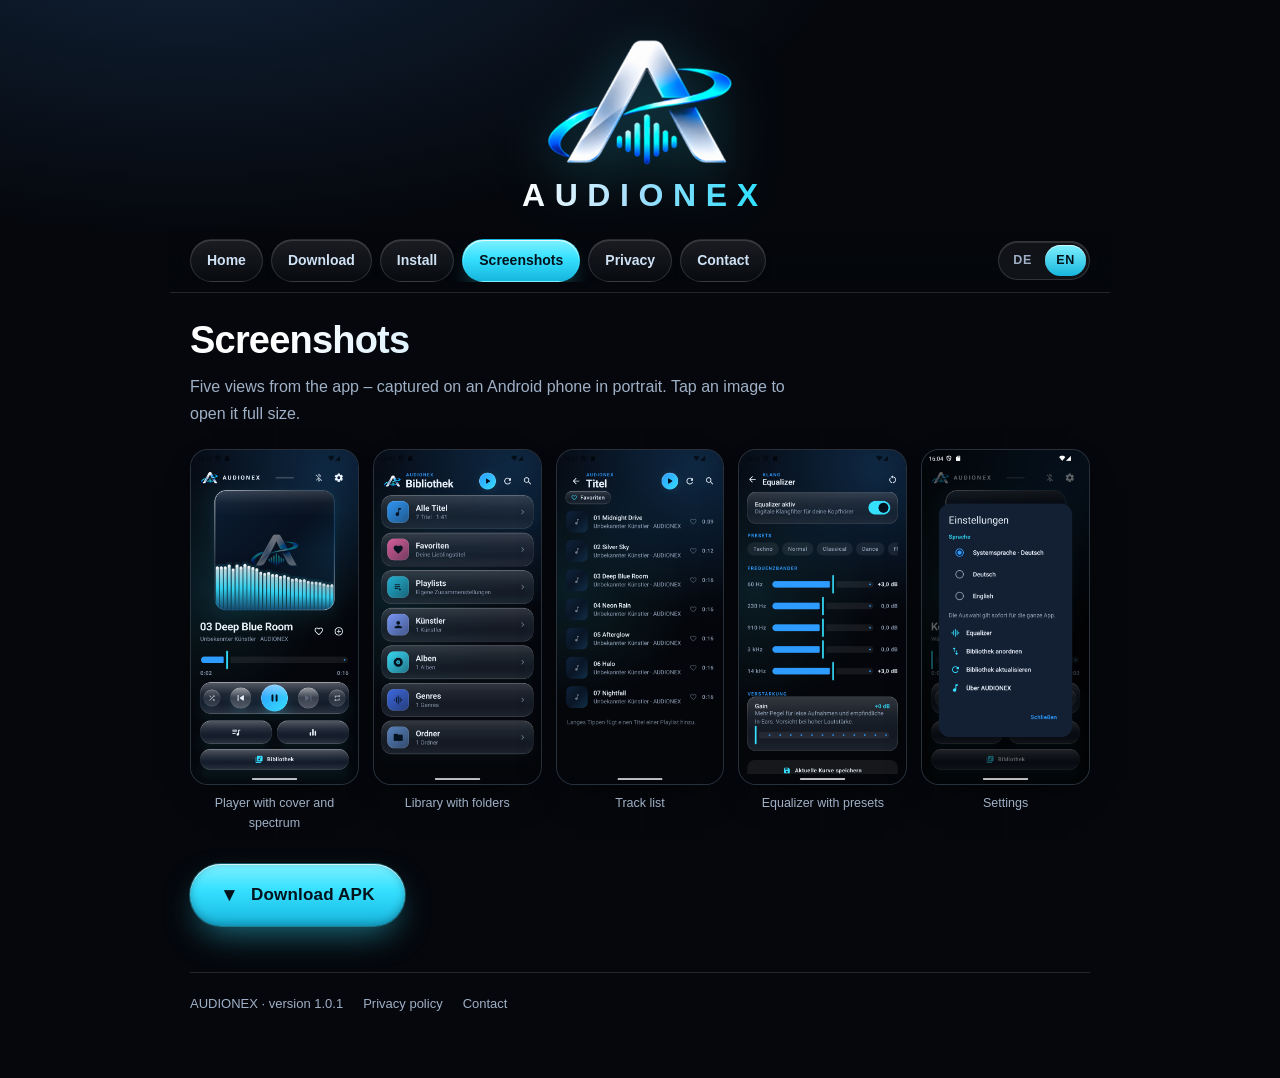
<file: screenshots.html>
<!DOCTYPE html>
<html lang="de" data-title-de="AUDIONEX – Screenshots" data-title-en="AUDIONEX – screenshots">
<head>
<meta charset="utf-8">
<meta name="viewport" content="width=device-width, initial-scale=1">
<title>AUDIONEX – Screenshots</title>
<meta name="description" content="Screenshots von AUDIONEX: Player, Bibliothek, Titel-Liste, Equalizer und Einstellungen.">
<link rel="icon" href="logo-mark.png" type="image/png">
<link rel="stylesheet" href="style.css">
</head>
<body>
<main>
  <header class="site-header">
    <a href="index.html"><img class="logo" src="logo-mark.png" alt="AUDIONEX Logo" width="560" height="380"></a>
    <a href="index.html" class="wordmark">AUDIONEX</a>
  </header>

  <div class="nav-wrap">
    <nav class="nav" aria-label="Navigation">
      <a href="index.html" data-de="Start" data-en="Home">Start</a>
      <a href="download.html" data-de="Download" data-en="Download">Download</a>
      <a href="installieren.html" data-de="Installieren" data-en="Install">Installieren</a>
      <a href="screenshots.html" aria-current="page" data-de="Screenshots" data-en="Screenshots">Screenshots</a>
      <a href="datenschutz.html" data-de="Datenschutz" data-en="Privacy">Datenschutz</a>
      <a href="kontakt.html" data-de="Kontakt" data-en="Contact">Kontakt</a>
    </nav>
    <div class="lang" role="group" aria-label="Sprache / Language">
      <button type="button" data-lang="de" class="active">DE</button>
      <button type="button" data-lang="en">EN</button>
    </div>
  </div>

  <h1 data-de="Screenshots" data-en="Screenshots">Screenshots</h1>
  <p class="lead"
     data-de="Fünf Ansichten aus der App – aufgenommen auf einem Android-Handy im Hochformat. Antippen öffnet das Bild in voller Größe."
     data-en="Five views from the app – captured on an Android phone in portrait. Tap an image to open it full size.">
    Fünf Ansichten aus der App – aufgenommen auf einem Android-Handy im Hochformat. Antippen
    öffnet das Bild in voller Größe.
  </p>

  <div class="gallery" style="margin-top: 22px;">
    <figure>
      <a class="shot" href="shot-01-player.png"><img src="shot-01-player.png" alt="AUDIONEX player screen" loading="lazy"></a>
      <figcaption data-de="Player mit Cover und Spektrum" data-en="Player with cover and spectrum">Player mit Cover und Spektrum</figcaption>
    </figure>
    <figure>
      <a class="shot" href="shot-02-bibliothek.png"><img src="shot-02-bibliothek.png" alt="AUDIONEX library" loading="lazy"></a>
      <figcaption data-de="Bibliothek mit Ordnern" data-en="Library with folders">Bibliothek mit Ordnern</figcaption>
    </figure>
    <figure>
      <a class="shot" href="shot-03-titel.png"><img src="shot-03-titel.png" alt="AUDIONEX track list" loading="lazy"></a>
      <figcaption data-de="Titel-Liste" data-en="Track list">Titel-Liste</figcaption>
    </figure>
    <figure>
      <a class="shot" href="shot-04-equalizer.png"><img src="shot-04-equalizer.png" alt="AUDIONEX equalizer" loading="lazy"></a>
      <figcaption data-de="Equalizer mit Presets" data-en="Equalizer with presets">Equalizer mit Presets</figcaption>
    </figure>
    <figure>
      <a class="shot" href="shot-05-einstellungen.png"><img src="shot-05-einstellungen.png" alt="AUDIONEX settings" loading="lazy"></a>
      <figcaption data-de="Einstellungen" data-en="Settings">Einstellungen</figcaption>
    </figure>
  </div>

  <div class="actions" style="margin-top: 30px; justify-content: flex-start;">
    <a class="btn" href="download.html">
      <span class="ico">▼</span>
      <span data-de="APK herunterladen" data-en="Download APK">APK herunterladen</span>
    </a>
  </div>

  <footer>
    <span data-de="AUDIONEX · Version 1.0.1" data-en="AUDIONEX · version 1.0.1">AUDIONEX · Version 1.0.1</span>
    <a href="datenschutz.html" data-de="Datenschutzerklärung" data-en="Privacy policy">Datenschutzerklärung</a>
    <a href="kontakt.html" data-de="Kontakt" data-en="Contact">Kontakt</a>
  </footer>
</main>
<script src="site.js"></script>
</body>
</html>
</file>
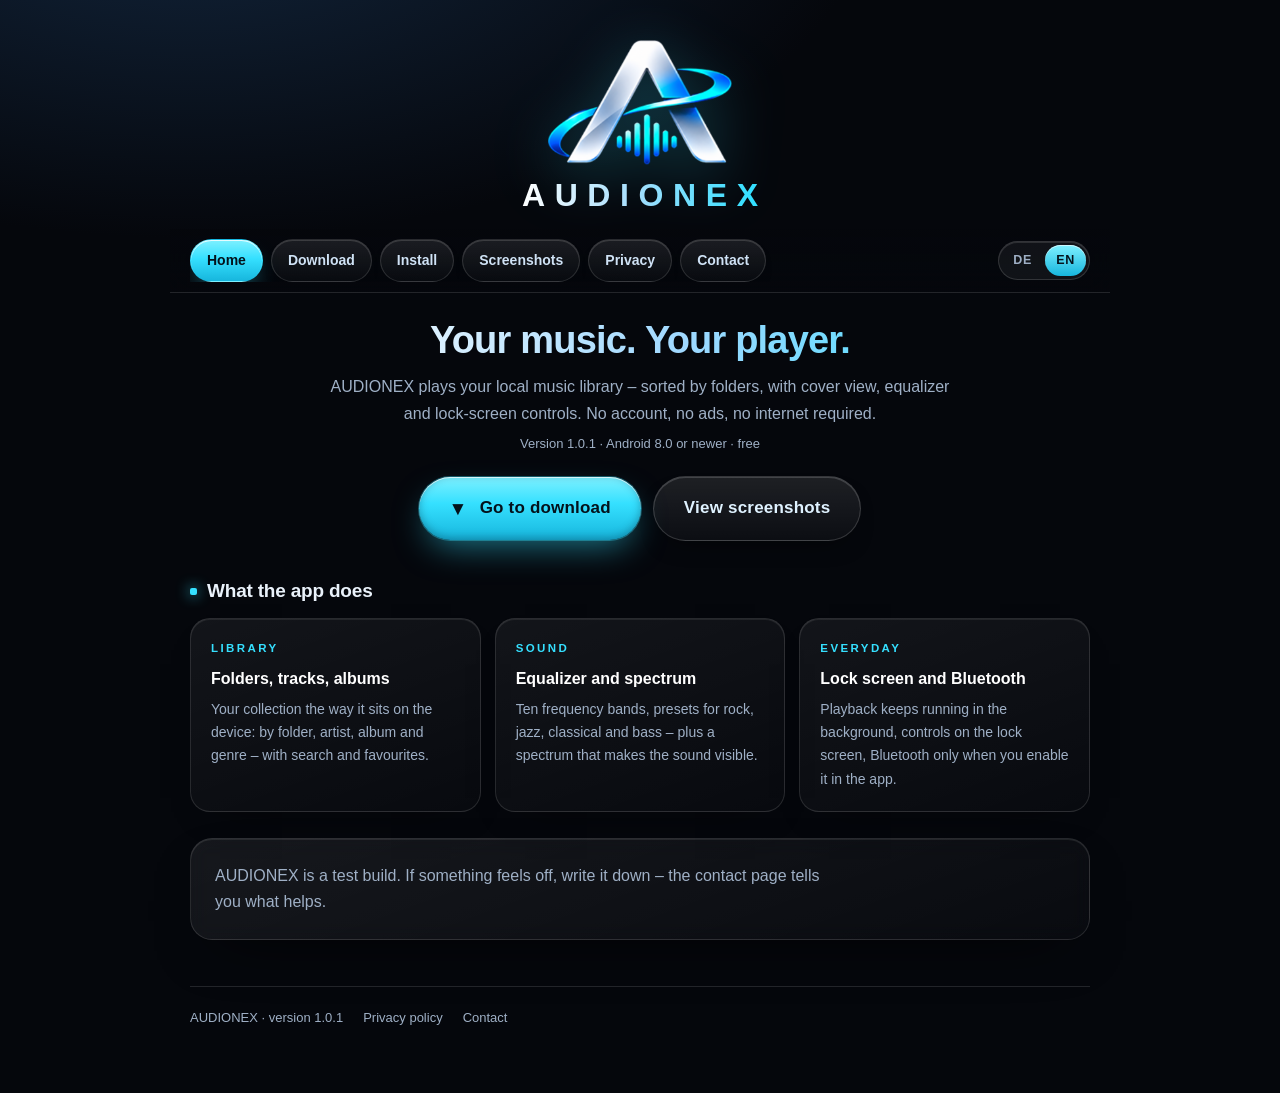
<file: test.html>
<!DOCTYPE html>
<html lang="de">
<head>
<meta charset="utf-8">
<meta name="viewport" content="width=device-width, initial-scale=1">
<title>AUDIONEX</title>
<meta name="robots" content="noindex">
<link rel="canonical" href="./">
<meta http-equiv="refresh" content="0; url=./">
<link rel="icon" href="logo-mark.png" type="image/png">
<style>
  body {
    margin: 0;
    min-height: 100vh;
    display: grid;
    place-items: center;
    background: #05070c;
    color: #9fb0c6;
    font-family: -apple-system, BlinkMacSystemFont, "Segoe UI", Roboto, Arial, sans-serif;
    text-align: center;
    padding: 24px;
  }
  a { color: #35e0ff; }
</style>
</head>
<body>
  <p>Weiterleitung zur Startseite … <a href="./">hier geht es weiter</a></p>
</body>
</html>
</file>
<file: style.css>
/* AUDIONEX – gemeinsames Stylesheet für alle Seiten der GitHub-Pages-Site */

:root {
  --ink: #05070c;
  --card: rgba(255, 255, 255, 0.045);
  --line: rgba(255, 255, 255, 0.12);
  --ice: #eaf2fb;
  --muted: #9fb0c6;
  --blue: #2e9bff;
  --cyan: #35e0ff;
}

* { box-sizing: border-box; }
html { scroll-behavior: smooth; }

body {
  margin: 0;
  padding: 34px 20px 64px;
  background:
    radial-gradient(1100px 560px at 15% -10%, #12253c 0%, var(--ink) 62%),
    radial-gradient(900px 500px at 100% 10%, rgba(53, 224, 255, 0.10) 0%, transparent 60%),
    var(--ink);
  color: var(--ice);
  font-family: -apple-system, BlinkMacSystemFont, "Segoe UI", Roboto, Arial, sans-serif;
  line-height: 1.65;
  font-size: 16px;
  -webkit-font-smoothing: antialiased;
  min-height: 100vh;
}

main { max-width: 900px; margin: 0 auto; }

/* ---------- Kopfbereich ---------- */
.site-header {
  display: flex;
  flex-direction: column;
  align-items: center;
  text-align: center;
  padding: 6px 0 18px;
}
.logo {
  width: clamp(130px, 28vw, 184px);
  height: auto;
  display: block;
  filter: drop-shadow(0 14px 30px rgba(53, 224, 255, 0.30));
}
.wordmark {
  margin: 14px 0 0;
  padding-left: 0.3em;
  font-size: clamp(22px, 5.6vw, 32px);
  font-weight: 800;
  letter-spacing: 0.3em;
  text-transform: uppercase;
  line-height: 1;
  background: linear-gradient(100deg, #ffffff 6%, #a9defd 48%, var(--cyan) 92%);
  -webkit-background-clip: text;
  background-clip: text;
  color: transparent;
}
.site-header a { text-decoration: none; }

/* ---------- Navigation ---------- */
.nav-wrap {
  position: sticky;
  top: 0;
  z-index: 20;
  display: flex;
  align-items: center;
  gap: 12px;
  margin: 0 -20px 26px;
  padding: 10px 20px;
  background: linear-gradient(180deg, rgba(5, 7, 12, 0.94), rgba(5, 7, 12, 0.74));
  backdrop-filter: blur(14px);
  -webkit-backdrop-filter: blur(14px);
  border-bottom: 1px solid var(--line);
}
.nav {
  display: flex;
  flex: 1 1 auto;
  gap: 8px;
  overflow-x: auto;
  scrollbar-width: none;
  -webkit-overflow-scrolling: touch;
}
.nav::-webkit-scrollbar { display: none; }
.nav a {
  flex: 0 0 auto;
  padding: 9px 16px;
  border-radius: 999px;
  text-decoration: none;
  color: #cfe2f5;
  font-size: 14px;
  font-weight: 600;
  white-space: nowrap;
  border: 1px solid rgba(255, 255, 255, 0.13);
  background: linear-gradient(180deg, rgba(255, 255, 255, 0.09), rgba(255, 255, 255, 0.02));
  box-shadow: inset 0 1px 0 rgba(255, 255, 255, 0.14), 0 8px 18px -14px rgba(0, 0, 0, 0.9);
  transition: color .16s ease, background .16s ease, border-color .16s ease, box-shadow .16s ease, transform .16s ease;
}
.nav a:hover { transform: translateY(-1px); }
.nav a:hover,
.nav a[aria-current="page"] {
  color: #04121b;
  border-color: transparent;
  background: linear-gradient(180deg, #7ef0ff 0%, var(--cyan) 45%, #17b6dd 100%);
  box-shadow: 0 1px 0 rgba(255, 255, 255, 0.8) inset, 0 12px 26px -12px rgba(53, 224, 255, 0.75);
}
.nav a[aria-current="page"] { cursor: default; }

/* ---------- Sprachumschalter ---------- */
.lang {
  flex: 0 0 auto;
  display: flex;
  gap: 2px;
  padding: 3px;
  border-radius: 999px;
  border: 1px solid rgba(255, 255, 255, 0.14);
  background: rgba(255, 255, 255, 0.05);
  box-shadow: inset 0 1px 0 rgba(255, 255, 255, 0.12);
}
.lang button {
  appearance: none;
  border: 0;
  cursor: pointer;
  padding: 5px 11px;
  border-radius: 999px;
  background: transparent;
  color: var(--muted);
  font: inherit;
  font-size: 12.5px;
  font-weight: 800;
  letter-spacing: 0.06em;
  transition: color .15s ease, background .15s ease;
}
.lang button.active {
  color: #04121b;
  background: linear-gradient(180deg, #7ef0ff, #17b6dd);
  box-shadow: 0 1px 0 rgba(255, 255, 255, 0.6) inset;
}

/* ---------- Typografie ---------- */
h1 {
  font-size: clamp(27px, 6.6vw, 38px);
  line-height: 1.14;
  margin: 6px 0 12px;
  letter-spacing: -0.8px;
  background: linear-gradient(100deg, #ffffff 10%, #9fd8ff 55%, var(--cyan) 95%);
  -webkit-background-clip: text;
  background-clip: text;
  color: transparent;
}
.hero { text-align: center; margin-bottom: 10px; }
.hero .lead { margin-left: auto; margin-right: auto; }

h2 {
  font-size: 19px;
  margin: 34px 0 12px;
  letter-spacing: -0.2px;
}
h2::before {
  content: "";
  display: inline-block;
  width: 7px;
  height: 7px;
  margin-right: 10px;
  border-radius: 2px;
  background: var(--cyan);
  box-shadow: 0 0 14px var(--cyan);
  vertical-align: middle;
}
h3 { font-size: 16px; margin: 22px 0 6px; }

.lead { color: var(--muted); margin: 0; max-width: 620px; }
.stand { color: var(--muted); font-size: 13px; margin-top: 6px; }
p, li { color: #dbe6f4; }
a { color: var(--blue); }

/* ---------- Bausteine ---------- */
.panel {
  position: relative;
  background: linear-gradient(160deg, rgba(255, 255, 255, 0.07), rgba(255, 255, 255, 0.02));
  border: 1px solid var(--line);
  border-radius: 22px;
  padding: 24px;
  margin: 22px 0;
  box-shadow: 0 22px 60px -30px rgba(0, 0, 0, 0.9), inset 0 1px 0 rgba(255, 255, 255, 0.09);
  backdrop-filter: blur(10px);
}

.btn {
  display: inline-flex;
  align-items: center;
  gap: 12px;
  padding: 17px 30px;
  border-radius: 999px;
  text-decoration: none;
  font-weight: 700;
  font-size: 17px;
  letter-spacing: 0.2px;
  color: #04121b;
  background: linear-gradient(180deg, #7ef0ff 0%, var(--cyan) 42%, #17b6dd 100%);
  box-shadow:
    0 1px 0 rgba(255, 255, 255, 0.7) inset,
    0 -2px 8px rgba(0, 40, 60, 0.35) inset,
    0 14px 34px -10px rgba(53, 224, 255, 0.55),
    0 0 0 1px rgba(53, 224, 255, 0.35);
  transition: transform .16s ease, box-shadow .16s ease;
}
.btn:hover {
  transform: translateY(-2px);
  box-shadow:
    0 1px 0 rgba(255, 255, 255, 0.8) inset,
    0 -2px 8px rgba(0, 40, 60, 0.3) inset,
    0 20px 44px -10px rgba(53, 224, 255, 0.75),
    0 0 0 1px rgba(53, 224, 255, 0.5);
}
.btn:active { transform: translateY(0); }
.btn .ico { font-size: 19px; line-height: 1; }

.btn.secondary {
  color: #dff2ff;
  background: linear-gradient(180deg, rgba(255, 255, 255, 0.10), rgba(255, 255, 255, 0.03));
  box-shadow: inset 0 1px 0 rgba(255, 255, 255, 0.16), 0 12px 28px -18px rgba(0, 0, 0, 0.9);
  border: 1px solid rgba(255, 255, 255, 0.16);
}
.btn.secondary:hover { box-shadow: inset 0 1px 0 rgba(255, 255, 255, 0.22), 0 16px 34px -18px rgba(53, 224, 255, 0.6); }

.actions { display: flex; flex-wrap: wrap; gap: 12px; justify-content: center; align-items: center; }

.download { display: flex; flex-wrap: wrap; gap: 18px; align-items: center; }
.meta { display: grid; gap: 2px; font-size: 13px; color: var(--muted); }
.meta b { color: var(--ice); font-weight: 600; }

ol { padding-left: 22px; margin: 0; }
ol li { margin: 10px 0; padding-left: 4px; }
ol li strong, ul li strong { color: #fff; }
ul { padding-left: 20px; }

.warn {
  border-left: 3px solid var(--blue);
  background: rgba(46, 155, 255, 0.10);
  border-radius: 0 14px 14px 0;
  padding: 14px 18px;
  color: #cfe2f5;
  font-size: 14.5px;
  margin: 22px 0;
}

/* Karten für die Startseite */
.cards {
  display: grid;
  grid-template-columns: repeat(auto-fit, minmax(228px, 1fr));
  gap: 14px;
  margin-top: 8px;
}
.card {
  display: block;
  text-decoration: none;
  color: inherit;
  padding: 20px;
  border-radius: 20px;
  border: 1px solid var(--line);
  background: linear-gradient(160deg, rgba(255, 255, 255, 0.06), rgba(255, 255, 255, 0.015));
  box-shadow: inset 0 1px 0 rgba(255, 255, 255, 0.08), 0 16px 40px -30px rgba(0, 0, 0, 0.9);
  transition: transform .18s ease, border-color .18s ease, box-shadow .18s ease;
}
.card:hover {
  transform: translateY(-3px);
  border-color: rgba(53, 224, 255, 0.42);
  box-shadow: inset 0 1px 0 rgba(255, 255, 255, 0.12), 0 22px 46px -26px rgba(53, 224, 255, 0.35);
}
.card .kicker {
  font-size: 11.5px;
  letter-spacing: 2.4px;
  text-transform: uppercase;
  color: var(--cyan);
  font-weight: 700;
}
.card h3 { margin: 8px 0 6px; color: #fff; }
.card p { margin: 0; color: var(--muted); font-size: 14px; }

/* Screenshot-Galerie */
.gallery {
  display: grid;
  grid-template-columns: repeat(auto-fit, minmax(158px, 1fr));
  gap: 14px;
}
figure { margin: 0; }
.shot {
  display: block;
  border-radius: 18px;
  overflow: hidden;
  border: 1px solid var(--line);
  background: #0a1421;
  box-shadow: 0 16px 40px -22px rgba(0, 0, 0, 0.95), inset 0 1px 0 rgba(255, 255, 255, 0.06);
  transition: transform .18s ease, border-color .18s ease;
}
.shot:hover { transform: translateY(-3px); border-color: rgba(53, 224, 255, 0.45); }
.shot img { display: block; width: 100%; height: auto; }
figcaption { color: var(--muted); font-size: 12.5px; margin-top: 8px; text-align: center; }

/* Fließtext der Datenschutzerklärung */
.prose h2 { margin-top: 30px; padding-top: 20px; border-top: 1px solid var(--line); }
.prose table { width: 100%; border-collapse: collapse; margin: 12px 0; font-size: 15px; }
.prose th, .prose td {
  text-align: left;
  padding: 9px 10px;
  border-bottom: 1px solid var(--line);
  vertical-align: top;
}
.prose th { color: var(--muted); font-weight: 600; }
.prose .box {
  background: rgba(255, 255, 255, 0.045);
  border: 1px solid var(--line);
  border-radius: 16px;
  padding: 16px 18px;
  margin: 18px 0;
}
.prose .box strong { color: #fff; }

/* ---------- Fußbereich ---------- */
footer {
  margin-top: 46px;
  padding-top: 20px;
  border-top: 1px solid var(--line);
  color: var(--muted);
  font-size: 13px;
  display: flex;
  flex-wrap: wrap;
  gap: 8px 20px;
}
footer a { color: var(--muted); text-decoration: none; }
footer a:hover { color: var(--cyan); }

@media (max-width: 520px) {
  body { padding: 26px 16px 56px; }
  .nav-wrap { margin-left: -16px; margin-right: -16px; padding: 10px 16px; }
  .panel { padding: 20px; border-radius: 20px; }
  .btn { padding: 15px 24px; font-size: 16px; }
}
</file>
